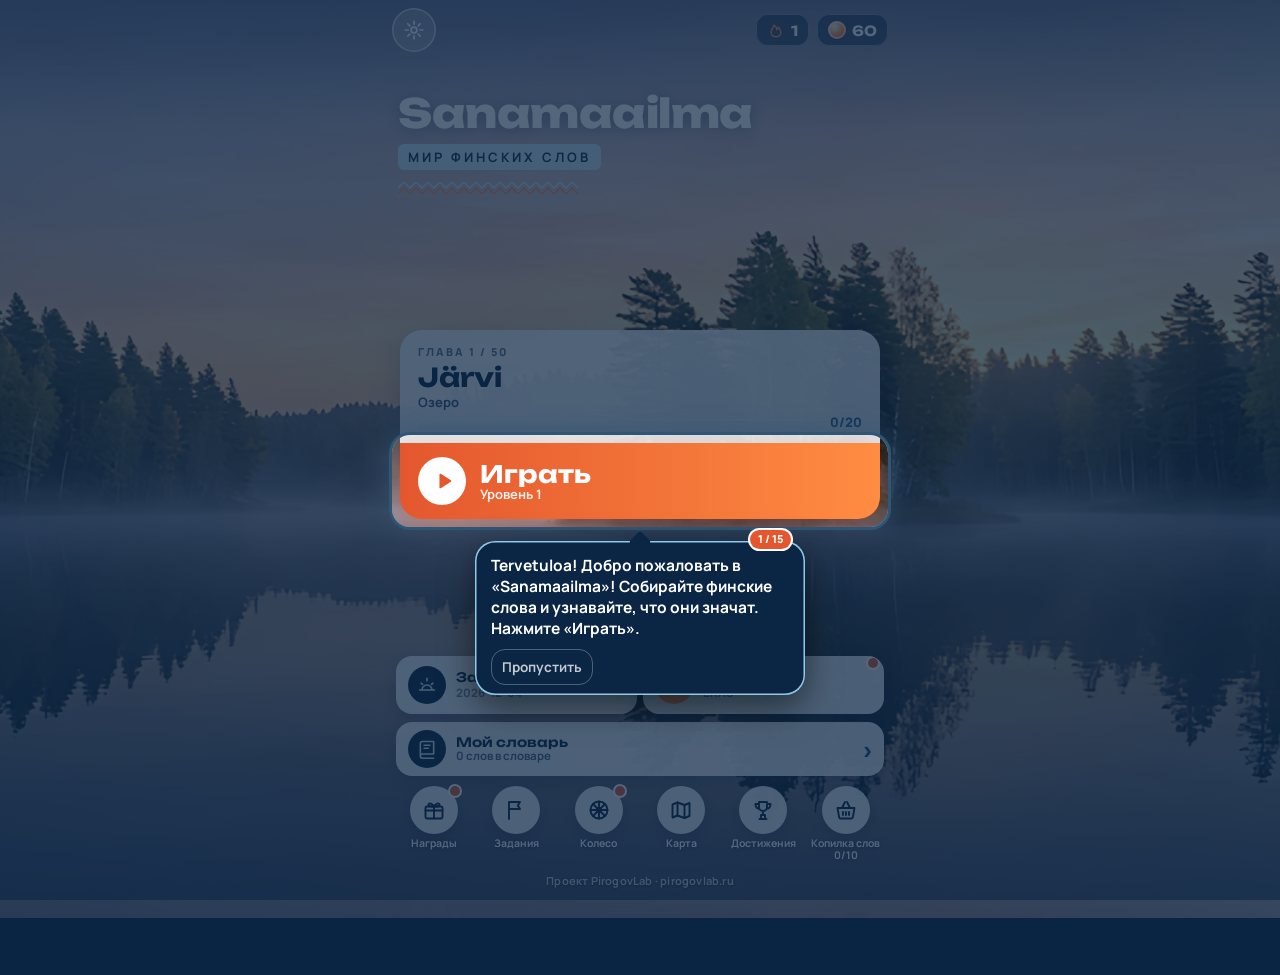
<file: index.html>
<!DOCTYPE html>
<html lang="ru">
<head>
<meta charset="utf-8">
<meta name="author" content="Михаил Пирогов, PirogovLab">
<meta name="viewport" content="width=device-width,initial-scale=1,maximum-scale=1,user-scalable=no,viewport-fit=cover">
<meta name="theme-color" content="#0b2545">
<meta name="description" content="Sanamaailma — словесная головоломка на финском языке с русскими переводами">
<title>Sanamaailma — финские слова</title>
<link rel="icon" href="img/icon.png">
<link rel="stylesheet" href="css/fonts.css?v=20261021a">
<link rel="stylesheet" href="css/style.css?v=20261021a">
</head>
<body>
<div id="bg"></div><div id="bgShade"></div>
<div id="app">
  <!-- HOME -->
  <section id="scrHome" class="screen">
    <div class="topbar">
      <button class="iconbtn" id="hSettings" aria-label="settings" data-ico="gear"></button>
      <button class="iconbtn" id="hMusic" aria-label="music" data-ico="music"></button>
      <div class="pill streak" id="hStreak" data-ico="flame"><b>0</b></div>
      <div class="pill coins" id="hCoins"><i class="coin"></i><b>0</b></div>
    </div>
    <div class="logo">
      <h1 id="tTitle">Sanamaailma</h1>
      <div class="logo-sub" id="tSub">Мир финских слов</div>
      <div class="logo-orn"></div>
    </div>
    <div class="homeMain">
      <div class="chapterline" id="hChapter"></div>
      <button class="playbtn" id="hPlay"><i class="playIc" data-ico="play"></i><span class="pt"><span id="hPlayTxt">Играть</span><small id="hPlayLvl">Уровень 1</small></span></button>
    </div>
    <div class="tiles" id="hTiles"></div>
    <a class="brand" id="hBrand" href="https://pirogovlab.ru" target="_blank" rel="noopener">Проект PirogovLab · pirogovlab.ru</a>
  </section>
  <!-- MAP -->
  <section id="scrMap" class="screen">
    <div class="topbar">
      <button class="iconbtn" id="mBack" aria-label="back" data-ico="back"></button>
      <div class="ttl" id="mTitle">Карта</div>
      <div class="pill coins"><i class="coin"></i><b class="coinsVal">0</b></div>
    </div>
    <div class="maplist" id="mList"></div>
  </section>
  <!-- GAME -->
  <section id="scrGame" class="screen">
    <div class="topbar">
      <button class="iconbtn" id="gBack" aria-label="back" data-ico="back"></button>
      <div class="ttl"><span id="gTitle">Уровень 1</span><small id="gSub"></small></div>
      <div class="pill coins" id="gCoins"><i class="coin"></i><b class="coinsVal">0</b></div>
    </div>
    <div class="prog"><i id="gProg"></i></div>
    <div id="gridWrap"><div id="grid"></div></div>
    <div id="preview"><span id="word"></span></div>
    <div id="bottom">
      <div class="side l">
        <button class="gbtn" id="bShuffle" aria-label="shuffle" data-ico="shuffle"></button>
        <button class="gbtn" id="bJar" aria-label="bonus" data-ico="basket"><span class="badge" id="jarBadge">0</span><svg class="ring" viewBox="0 0 36 36"><circle cx="18" cy="18" r="16" id="jarRing"/></svg></button>
      </div>
      <div id="wheel"><div class="wheelOrn" aria-hidden="true"><div class="ornB"><svg class="ornP" viewBox="-10 -10 20 20" focusable="false"><g fill="none" stroke="currentColor" stroke-width=".55" stroke-linecap="round"><g transform="rotate(0)"><path d="M0 -1.4 V-9"/><path d="M0 -5.2 l-1.8 -1.7 M0 -5.2 l1.8 -1.7 M0 -7.4 l-1.1 -1 M0 -7.4 l1.1 -1"/></g><g transform="rotate(60)"><path d="M0 -1.4 V-9"/><path d="M0 -5.2 l-1.8 -1.7 M0 -5.2 l1.8 -1.7 M0 -7.4 l-1.1 -1 M0 -7.4 l1.1 -1"/></g><g transform="rotate(120)"><path d="M0 -1.4 V-9"/><path d="M0 -5.2 l-1.8 -1.7 M0 -5.2 l1.8 -1.7 M0 -7.4 l-1.1 -1 M0 -7.4 l1.1 -1"/></g><g transform="rotate(180)"><path d="M0 -1.4 V-9"/><path d="M0 -5.2 l-1.8 -1.7 M0 -5.2 l1.8 -1.7 M0 -7.4 l-1.1 -1 M0 -7.4 l1.1 -1"/></g><g transform="rotate(240)"><path d="M0 -1.4 V-9"/><path d="M0 -5.2 l-1.8 -1.7 M0 -5.2 l1.8 -1.7 M0 -7.4 l-1.1 -1 M0 -7.4 l1.1 -1"/></g><g transform="rotate(300)"><path d="M0 -1.4 V-9"/><path d="M0 -5.2 l-1.8 -1.7 M0 -5.2 l1.8 -1.7 M0 -7.4 l-1.1 -1 M0 -7.4 l1.1 -1"/></g><circle r="1.4"/></g></svg></div></div><svg id="lines"></svg></div>
      <div class="side r">
        <button class="gbtn" id="bHint" aria-label="hint" data-ico="bulb"><small><i class="coin"></i><span id="hintCost">25</span></small><span class="badge free" id="freeBadge" hidden>0</span></button>
        <button class="gbtn" id="bWord" aria-label="word" data-ico="target"><small><i class="coin"></i>60</small></button>
        <button class="gbtn ad" id="bAd" aria-label="hint" hidden data-ico="film"></button>
      </div>
    </div>
  </section>
</div>
<div id="modal" class="modal" hidden><div class="sheet" id="sheet"></div></div>
<div id="cardModal" class="modal" hidden><div class="sheet wcard" id="cardSheet"></div></div>
<div id="toast"></div>
<div id="combo"></div>
<div id="fly"></div>
<canvas id="fx"></canvas>
<script>window.BUILD_V='20261021a';</script>
<script src="js/platform.js?v=20261021a"></script>
<script src="js/sound.js?v=20261021a"></script>
<script src="js/tracks.js?v=20261021a"></script>
<script src="js/music.js?v=20261021a"></script>
<script src="js/i18n.js?v=20261021a"></script>
<script src="js/art.js?v=20261021a"></script>
<script src="js/bgimages.js?v=20261021a"></script>
<script src="data/levels.js?v=20261021a"></script>
<script src="js/app.js?v=20261021a"></script>
</body>
</html>
</file>
<file: css/fonts.css>
/* Generated by tools/embed_fonts.py. Manrope, Unbounded: SIL Open Font License 1.1 (fonts/OFL-*.txt). Subset: Latin-1 (ä ö å), Cyrillic. */
@font-face{font-family:"Manrope";src:url([data-uri]) format("woff2");font-weight:200 800;font-display:swap}
@font-face{font-family:"Unbounded";src:url([data-uri]) format("woff2");font-weight:200 900;font-display:swap}
</file>
<file: css/style.css>
:root{--red:#1c9a6c;--red2:#0d6448;--gold:#f2c14e;--gold2:#d9921c;--ink:#10302a;--paper:#fffaf0;--glass:rgba(8,38,34,.55);--glass2:rgba(255,255,255,.12);--line:rgba(255,255,255,.18);--txt:#fff;--ok:#43c46b}
*{box-sizing:border-box;-webkit-tap-highlight-color:transparent;user-select:none;-webkit-user-select:none}
html,body{margin:0;height:100%;overflow:hidden;font-family:"Nunito","Segoe UI",Roboto,"Noto Sans",Arial,sans-serif;color:var(--txt);background:#0f2e2a;touch-action:none}
button{font-family:inherit;color:inherit;cursor:pointer;border:none;background:none}
#bg{position:fixed;inset:0;background-size:cover;background-position:center;transition:opacity .6s;transform:scale(1.04)}
body.photoBg #bgShade{background:linear-gradient(180deg,rgba(4,28,26,.22) 0,rgba(4,28,26,0) 20%,rgba(4,28,26,.05) 50%,rgba(4,28,26,.45) 66%,rgba(4,28,26,.72) 100%)}
#bgShade{position:fixed;inset:0;pointer-events:none;background:linear-gradient(180deg,rgba(4,28,26,.14) 0,rgba(4,28,26,0) 22%,rgba(4,28,26,0) 40%,rgba(4,28,26,.30) 64%,rgba(4,28,26,.58) 100%)}
#app{position:relative;height:100%;max-width:520px;margin:0 auto}
.screen{position:absolute;inset:0;display:flex;flex-direction:column;padding:calc(env(safe-area-inset-top) + 8px) 12px calc(env(safe-area-inset-bottom) + 10px);opacity:0;pointer-events:none;transform:translateY(12px);transition:opacity .35s,transform .35s}
.screen.on{opacity:1;pointer-events:auto;transform:none}
.topbar{display:flex;align-items:center;gap:8px;min-height:44px}
.topbar .ttl{flex:1;text-align:center;font-weight:800;font-size:17px;text-shadow:0 2px 6px rgba(0,0,0,.4);line-height:1.1}
.topbar .ttl small{display:block;font-weight:600;font-size:12px;opacity:.85}
.iconbtn{width:42px;height:42px;border-radius:14px;background:var(--glass);backdrop-filter:blur(8px);-webkit-backdrop-filter:blur(8px);font-size:22px;display:flex;align-items:center;justify-content:center;box-shadow:inset 0 0 0 1px var(--line)}
.pill{background:var(--glass);backdrop-filter:blur(8px);-webkit-backdrop-filter:blur(8px);border-radius:22px;padding:7px 12px;font-weight:800;display:flex;align-items:center;gap:6px;box-shadow:inset 0 0 0 1px var(--line);font-size:15px}
.pill.coins{margin-left:auto}
#scrHome .pill.streak{margin-left:auto}
#scrHome .pill.coins{margin-left:0}
.coin{display:inline-block;width:18px;height:18px;border-radius:50%;background:radial-gradient(circle at 35% 30%,#fff7c4,var(--gold) 45%,var(--gold2) 80%);box-shadow:inset 0 0 0 2px rgba(150,90,0,.55),0 1px 2px rgba(0,0,0,.3);flex:none}
.coin.lg{width:28px;height:28px}
/* HOME */
.logo{text-align:center;margin-top:5vh;position:relative}
.logo h1{margin:0;font-size:52px;font-weight:900;letter-spacing:1px;color:#fff;text-shadow:0 3px 0 var(--red2),0 6px 18px rgba(0,0,0,.45);animation:float 4s ease-in-out infinite}
.logo-sub{font-weight:700;opacity:.95;text-shadow:0 2px 6px rgba(0,0,0,.5)}
.logo-orn{height:18px;margin:0 auto 6px;width:220px;background-repeat:repeat-x;background-size:18px 18px;opacity:.95;filter:drop-shadow(0 2px 2px rgba(0,0,0,.3))}
@keyframes float{50%{transform:translateY(-6px)}}
.homeMain{flex:1;display:flex;flex-direction:column;align-items:center;justify-content:center;gap:10px}
.playbtn{min-width:230px;padding:16px 28px 12px;border-radius:28px;background:linear-gradient(180deg,#ffe07a,var(--gold) 45%,var(--gold2));color:#3b2300;font-weight:900;font-size:28px;box-shadow:0 6px 0 #b86d0c,0 12px 28px rgba(0,0,0,.35);display:flex;flex-direction:column;align-items:center;transition:transform .1s;animation:pulse 2.4s ease-in-out infinite}
.playbtn small{font-size:14px;font-weight:800;opacity:.75}
.playbtn:active{transform:translateY(4px);box-shadow:0 2px 0 #b86d0c}
@keyframes pulse{50%{box-shadow:0 6px 0 #b86d0c,0 12px 40px rgba(248,201,79,.55)}}
.chapterline{font-weight:700;text-shadow:0 2px 6px rgba(0,0,0,.5);font-size:14px;opacity:.95;cursor:pointer}
.tiles{display:grid;grid-template-columns:repeat(4,1fr);gap:8px;padding-bottom:4px}
.tile{position:relative;background:var(--glass);backdrop-filter:blur(10px);-webkit-backdrop-filter:blur(10px);border-radius:18px;padding:10px 4px 8px;display:flex;flex-direction:column;align-items:center;gap:3px;box-shadow:inset 0 0 0 1px var(--line);font-size:11.5px;font-weight:700;line-height:1.1;text-align:center;transition:transform .12s}
.tile:active{transform:scale(.95)}
.tile .ic{font-size:26px;filter:drop-shadow(0 2px 3px rgba(0,0,0,.35))}
.tile.wide{grid-column:span 2;flex-direction:row;justify-content:flex-start;gap:10px;padding:10px 12px;text-align:left;font-size:13px}
.tile.wide .ic{font-size:30px}
.tile.wide b{display:block;font-size:15px}
.tile.wide small{opacity:.8;font-weight:600}
.dot{position:absolute;top:6px;right:8px;width:10px;height:10px;border-radius:50%;background:var(--red);box-shadow:0 0 0 2px rgba(255,255,255,.8);animation:blink 1.6s infinite}
@keyframes blink{50%{transform:scale(1.3)}}
/* MAP */
.maplist{flex:1;overflow-y:auto;padding:8px 2px 20px;display:flex;flex-direction:column;gap:12px;-webkit-overflow-scrolling:touch;touch-action:pan-y}
.chap{position:relative;height:118px;border-radius:22px;overflow:hidden;background-size:cover;background-position:center 60%;box-shadow:0 8px 20px rgba(0,0,0,.3),inset 0 0 0 2px rgba(255,255,255,.25);flex:none;text-align:left}
.chap .in{position:absolute;inset:0;padding:12px 14px;background:linear-gradient(90deg,rgba(4,28,26,.7),rgba(4,28,26,.05));display:flex;flex-direction:column;justify-content:flex-end}
.chap b{font-size:22px;font-weight:900;text-shadow:0 2px 6px rgba(0,0,0,.5)}
.chap small{font-weight:700;opacity:.9}
.chap .bar{height:6px;border-radius:3px;background:rgba(255,255,255,.25);margin-top:6px;overflow:hidden;width:60%}
.chap .bar i{display:block;height:100%;background:linear-gradient(90deg,var(--gold),#ff8a5c)}
.chap.locked{filter:grayscale(.85) brightness(.7)}
.chap.locked:after{content:"🔒";position:absolute;right:58px;bottom:14px;font-size:24px}
.chap .num{position:absolute;right:14px;bottom:12px;font-weight:900;font-size:34px;opacity:.35}
.chap.cur{box-shadow:0 0 0 3px var(--gold),0 8px 24px rgba(248,201,79,.4)}
.lvlgrid{display:grid;grid-template-columns:repeat(4,1fr);gap:10px;margin:12px 0}
.lvl{aspect-ratio:1;border-radius:50%;background:rgba(255,255,255,.14);display:flex;align-items:center;justify-content:center;font-weight:900;font-size:18px;box-shadow:inset 0 0 0 2px rgba(255,255,255,.25)}
.lvl.done{background:linear-gradient(180deg,#7be495,#2fa356);box-shadow:0 3px 0 #1d7a3c}
.lvl.cur{background:linear-gradient(180deg,#ffe07a,var(--gold2));color:#3b2300;box-shadow:0 3px 0 #b86d0c;animation:blink 1.6s infinite}
.lvl.lock{opacity:.45}
/* GAME */
.prog{height:6px;background:rgba(255,255,255,.2);border-radius:3px;margin:6px 4px 0;overflow:hidden}
.prog i{display:block;height:100%;width:0;background:linear-gradient(90deg,var(--gold),#ff7a59);transition:width .45s cubic-bezier(.2,.9,.3,1.2)}
#gridWrap{flex:1 1 auto;display:flex;align-items:center;justify-content:center;min-height:0;padding:10px 0}
#grid{display:grid;gap:4px;filter:drop-shadow(0 6px 12px rgba(0,0,0,.25))}
.cell{border-radius:22%;display:flex;align-items:center;justify-content:center;font-weight:900;text-transform:uppercase;color:var(--ink);position:relative}
.cell.on{background:rgba(6,34,30,.22);box-shadow:inset 0 0 0 1.5px rgba(255,255,255,.6),0 2px 6px rgba(0,0,0,.12);backdrop-filter:blur(5px);-webkit-backdrop-filter:blur(5px)}
.cell.found{background:linear-gradient(180deg,#fffdf6,#ffeec9);box-shadow:0 3px 0 #d9b77a;animation:pop .4s cubic-bezier(.2,.9,.3,1.4)}
.cell.hint{background:linear-gradient(180deg,#fff3c4,#ffd97a);box-shadow:0 3px 0 #c99a3a}
.cell.flash{animation:flash .6s}
@keyframes pop{0%{transform:scale(.3)}100%{transform:scale(1)}}
@keyframes flash{40%{transform:scale(1.15);filter:brightness(1.2) drop-shadow(0 0 8px #ffe066)}}
#preview{height:48px;display:flex;align-items:center;justify-content:center}
#preview span{background:var(--paper);color:var(--ink);font-weight:900;font-size:26px;padding:4px 16px;border-radius:14px;text-transform:uppercase;letter-spacing:3px;box-shadow:0 4px 0 #d9b77a,0 6px 14px rgba(0,0,0,.25);transition:background .2s}
#preview span:empty{display:none}
#preview .bad{animation:shake .35s;background:#ffc2c2}
#preview .dup{background:#cfe3ff}
#preview .good{background:#c9f5d4}
@keyframes shake{25%{transform:translateX(-9px)}75%{transform:translateX(9px)}}
#bottom{position:relative;display:flex;align-items:center;justify-content:center;padding-bottom:8px}
#wheel{position:relative;border-radius:50%;background:radial-gradient(circle at 50% 35%,rgba(255,255,255,.97) 0,rgba(255,251,242,.94) 55%,rgba(246,236,218,.92) 100%);-webkit-backdrop-filter:blur(6px);backdrop-filter:blur(6px);box-shadow:0 10px 30px rgba(0,0,0,.35),inset 0 0 0 3px rgba(28,154,108,.85),inset 0 2px 14px rgba(255,255,255,.9),inset 0 -6px 18px rgba(150,110,60,.12)}
.wheelOrn{position:absolute;inset:12%;pointer-events:none;color:#0f7a55;opacity:.24;animation:ornSpin 80s linear infinite;will-change:transform}
.wheelOrn .ornB{width:100%;height:100%;animation:ornBreath 9s ease-in-out infinite}
#wheel .wheelOrn svg{position:static;display:block;width:100%;height:100%;overflow:visible;opacity:.5}
.wheelOrn .ornP.pulse{animation:ornPulse 1.1s ease-out}
@keyframes ornSpin{to{transform:rotate(360deg)}}
@keyframes ornBreath{0%,100%{transform:scale(.96);opacity:.8}50%{transform:scale(1.02);opacity:1}}
@keyframes ornPulse{0%{transform:scale(1);opacity:.5}30%{transform:scale(1.05);opacity:1}100%{transform:scale(1);opacity:.5}}
body.hiddenTab .wheelOrn,body.hiddenTab .wheelOrn .ornB{animation-play-state:paused}
@media (prefers-reduced-motion:reduce){.wheelOrn,.wheelOrn .ornB,.wheelOrn .ornP.pulse{animation:none}}
#wheel svg{position:absolute;inset:0;pointer-events:none;overflow:visible}
.let{position:absolute;width:24%;height:24%;margin:-12% 0 0 -12%;border-radius:50%;display:flex;align-items:center;justify-content:center;font-weight:900;color:var(--ink);text-transform:uppercase;transition:transform .15s,background .15s,color .15s}
.let.sel{background:radial-gradient(circle at 40% 35%,#ff6b74,var(--red) 60%,var(--red2));color:#fff;transform:scale(1.12);box-shadow:0 4px 10px rgba(158,31,43,.45)}
.let.in{animation:letin .45s cubic-bezier(.2,.9,.3,1.4) both}
@keyframes letin{from{transform:scale(0) rotate(-90deg);opacity:0}}
.side{position:absolute;bottom:14px;display:flex;flex-direction:column;gap:12px}
.side.l{left:0}.side.r{right:0}
.gbtn{position:relative;width:54px;height:54px;border-radius:18px;background:var(--glass);backdrop-filter:blur(8px);-webkit-backdrop-filter:blur(8px);font-size:24px;display:flex;flex-direction:column;align-items:center;justify-content:center;box-shadow:inset 0 0 0 1px var(--line),0 4px 12px rgba(0,0,0,.25);transition:transform .1s}
.gbtn:active{transform:scale(.9)}
.gbtn small{font-size:10px;display:flex;align-items:center;gap:2px;font-weight:800}
.gbtn small .coin{width:10px;height:10px}
.gbtn.ad{background:linear-gradient(180deg,#7ad0ff,#2f86d6)}
.badge{position:absolute;top:-5px;right:-5px;background:var(--red);font-size:11px;border-radius:10px;padding:1px 6px;font-weight:900;box-shadow:0 0 0 2px #fff}
.badge.free{background:var(--ok)}
.ring{position:absolute;inset:-3px;width:60px;height:60px;transform:rotate(-90deg);pointer-events:none}
.ring circle{fill:none;stroke:var(--gold);stroke-width:2.5;stroke-dasharray:100.5;stroke-dashoffset:100.5;transition:stroke-dashoffset .4s;stroke-linecap:round}
/* overlays */
.modal{position:fixed;inset:0;z-index:20;background:rgba(8,6,28,.6);backdrop-filter:blur(4px);-webkit-backdrop-filter:blur(4px);display:flex;align-items:flex-end;justify-content:center;animation:fade .25s}
.modal[hidden]{display:none}
@keyframes fade{from{opacity:0}}
.sheet{position:relative;width:100%;max-width:520px;max-height:88%;overflow-y:auto;background:linear-gradient(170deg,rgba(14,92,74,.97),rgba(10,58,66,.97));border-radius:26px 26px 0 0;padding:18px 16px calc(env(safe-area-inset-bottom) + 16px);box-shadow:0 -10px 40px rgba(0,0,0,.5);animation:up .35s cubic-bezier(.2,.9,.3,1.1);touch-action:pan-y;-webkit-overflow-scrolling:touch}
.sheet:before{content:"";position:absolute;left:0;right:0;top:0;height:10px;background-repeat:repeat-x;background-size:10px 10px;opacity:.8;border-radius:26px 26px 0 0;background-image:var(--orn)}
.modal.center{align-items:center;padding:14px}
.modal.center .sheet{border-radius:26px;text-align:center}
@keyframes up{from{transform:translateY(60px);opacity:0}}
.sheet h2{margin:6px 0 4px;font-size:24px;font-weight:900;color:var(--gold);text-align:center}
.sheet .sub{text-align:center;opacity:.85;font-size:13.5px;margin-bottom:10px}
.sheet .x{position:absolute;right:10px;top:12px;width:36px;height:36px;border-radius:12px;background:rgba(255,255,255,.12);font-size:20px}
.big{background:linear-gradient(180deg,#ffe07a,var(--gold) 45%,var(--gold2));color:#3b2300;font-weight:900;font-size:18px;padding:12px 26px;border-radius:24px;box-shadow:0 4px 0 #b86d0c;margin:8px 4px;min-width:150px}
.big:disabled{filter:grayscale(1);opacity:.6}
.big.green{background:linear-gradient(180deg,#8ff0a8,#2fa356);color:#05351a;box-shadow:0 4px 0 #1d7a3c}
.ghost{color:#fff;border:1px solid rgba(255,255,255,.4);font-size:14px;padding:8px 16px;border-radius:18px;margin:4px}
.list{list-style:none;padding:0;margin:8px 0;text-align:left}
.list li{padding:9px 6px;border-bottom:1px solid rgba(255,255,255,.1);font-size:14.5px;display:flex;align-items:center;gap:8px;cursor:pointer}
.list li b{text-transform:uppercase;color:#fff3c4;letter-spacing:.5px}
.list li .gl{opacity:.9;flex:1}
.en{opacity:.6;font-style:italic}
/* daily calendar */
.cal{display:grid;grid-template-columns:repeat(4,1fr);gap:8px;margin:10px 0}
.cal .d{border-radius:16px;padding:10px 4px;background:rgba(255,255,255,.1);text-align:center;font-weight:800;font-size:12px;display:flex;flex-direction:column;align-items:center;gap:4px;box-shadow:inset 0 0 0 1px var(--line)}
.cal .d.got{background:linear-gradient(180deg,#7be495,#2fa356)}
.cal .d.today{background:linear-gradient(180deg,#ffe07a,var(--gold2));color:#3b2300;animation:blink 1.6s infinite}
.cal .d.chest{grid-column:span 2}
.cal .d .ic{font-size:24px}
/* quests / achievements */
.q{display:flex;align-items:center;gap:10px;background:rgba(255,255,255,.08);border-radius:16px;padding:10px 12px;margin:8px 0;text-align:left}
.q .ic{font-size:26px}
.q .t{flex:1;font-weight:700;font-size:14px}
.q .pb{height:6px;border-radius:3px;background:rgba(255,255,255,.2);margin-top:5px;overflow:hidden}
.q .pb i{display:block;height:100%;background:linear-gradient(90deg,var(--gold),#ff8a5c)}
.q .r{font-weight:800;font-size:13px;display:flex;align-items:center;gap:3px}
.q button{padding:8px 12px;border-radius:14px;font-weight:900;background:linear-gradient(180deg,#8ff0a8,#2fa356);color:#05351a;font-size:13px}
.q.done{opacity:.55}
.ach{display:grid;grid-template-columns:repeat(3,1fr);gap:8px}
.ach .a{background:rgba(255,255,255,.08);border-radius:16px;padding:10px 4px;text-align:center;font-size:11.5px;font-weight:700}
.ach .a .ic{font-size:30px;display:block;filter:grayscale(1);opacity:.4}
.ach .a.got .ic{filter:none;opacity:1;animation:pop .5s}
.ach .a.got{background:linear-gradient(180deg,rgba(248,201,79,.35),rgba(248,201,79,.1))}
/* spin */
.spinwrap{position:relative;width:284px;height:284px;margin:16px auto 12px}
.spinGlow{position:absolute;inset:-14px;border-radius:50%;background:radial-gradient(circle,rgba(248,201,79,.35),rgba(248,201,79,0) 70%);pointer-events:none}
.spinDisk{position:absolute;inset:0;width:100%;height:100%;will-change:transform;backface-visibility:hidden;filter:drop-shadow(0 10px 18px rgba(0,0,0,.45))}
.spinDisk .bulb{fill:#fff3b0}
.spinDisk .bulb.b1{animation:bulb 1.2s steps(1) infinite}.spinDisk .bulb.b2{animation:bulb 1.2s steps(1) infinite .6s}
body.spinning .spinDisk .bulb.b1,body.spinning .spinDisk .bulb.b2{animation-duration:.3s}
@keyframes bulb{0%{fill:#fff3b0}50%{fill:#b8862a}}
#spinWin.win{animation:winsec 1s ease-in-out 3}
@keyframes winsec{0%,100%{opacity:0}50%{opacity:.45}}
.spinwrap .ptr{position:absolute;left:50%;top:-18px;width:34px;height:44px;margin-left:-17px;transform-origin:50% 30%;filter:drop-shadow(0 3px 3px rgba(0,0,0,.45));z-index:2}
.spinwrap .ptr.tick{animation:tick .14s ease-out}
@keyframes tick{0%{transform:rotate(0)}35%{transform:rotate(-16deg)}100%{transform:rotate(0)}}
.spinPrize{position:absolute;left:50%;top:50%;transform:translate(-50%,-50%);min-width:130px;padding:12px 18px;border-radius:22px;text-align:center;background:rgba(8,48,42,.88);-webkit-backdrop-filter:blur(8px);backdrop-filter:blur(8px);box-shadow:0 0 0 3px #f8c94f,0 12px 30px rgba(0,0,0,.5);animation:prizepop .5s cubic-bezier(.2,.9,.3,1.4);z-index:3}
@keyframes prizepop{0%{transform:translate(-50%,-50%) scale(.3);opacity:0}100%{transform:translate(-50%,-50%) scale(1);opacity:1}}
.spinPrize .pi{font-size:34px;line-height:1}.spinPrize .pi .coin.lg{width:40px;height:40px}
.spinPrize b{display:block;font-size:36px;font-weight:900;color:#ffe07a;text-shadow:0 2px 6px rgba(0,0,0,.5)}
.spinPrize small{font-weight:800;opacity:.9}
/* card */
.wcard h2{text-transform:none;text-align:left;font-size:30px;margin:0}
.wcard .meta{font-size:12px;opacity:.75;margin-bottom:6px}
.sense{margin:8px 0 3px;font-size:15px;line-height:1.35}
.sense .lab{font-style:italic;opacity:.7;font-size:13px}
.sense .num{color:var(--gold);font-weight:800;margin-right:4px}
.ex{margin:3px 0 4px 12px;font-size:13px;line-height:1.3;border-left:2px solid rgba(248,201,79,.45);padding-left:8px}
.ex i{display:block;color:#fff3c4}
.ex span{display:block;opacity:.85}
.ex small{opacity:.55}
.xtra{font-size:13px;margin-top:8px}
.xtra b{color:var(--gold);font-weight:700}
.csrc{font-size:11px;opacity:.55;margin-top:12px}
.homn{font-size:12px;color:#ffb3b3;margin-top:10px;font-weight:800}
.wotdbig{font-size:44px;font-weight:900;color:#fff;text-shadow:0 3px 0 var(--red2);margin:4px 0}
/* collection */
.coll input{width:100%;padding:10px 14px;border-radius:14px;border:none;font-size:16px;background:rgba(255,255,255,.15);color:#fff;outline:none;user-select:text;-webkit-user-select:text}
.coll input::placeholder{color:rgba(255,255,255,.6)}
.letters{display:flex;flex-wrap:wrap;gap:4px;margin:8px 0}
.letters button{min-width:28px;padding:4px 6px;border-radius:9px;background:rgba(255,255,255,.12);font-weight:800;text-transform:uppercase;font-size:13px}
.letters button.on{background:var(--gold);color:#3b2300}
.stat{display:flex;justify-content:center;gap:16px;margin:6px 0 4px;font-weight:800}
.stat div{text-align:center}.stat small{display:block;font-weight:600;opacity:.75;font-size:11px}
/* settings */
.row{display:flex;align-items:center;justify-content:space-between;padding:12px 4px;border-bottom:1px solid rgba(255,255,255,.1);font-weight:700}
.sw{width:52px;height:30px;border-radius:15px;background:rgba(255,255,255,.25);position:relative;transition:background .2s}
.sw:after{content:"";position:absolute;top:3px;left:3px;width:24px;height:24px;border-radius:50%;background:#fff;transition:left .2s}
.sw.on{background:var(--ok)}.sw.on:after{left:25px}
.seg{display:flex;background:rgba(255,255,255,.15);border-radius:14px;padding:3px}
.seg button{padding:6px 12px;border-radius:11px;font-weight:800}
.seg button.on{background:var(--gold);color:#3b2300}
.about{font-size:12px;opacity:.75;margin-top:12px;line-height:1.4}
/* toast, combo, fx */
#toast{position:fixed;left:50%;top:calc(env(safe-area-inset-top) + 62px);transform:translate(-50%,-14px) scale(.96);background:rgba(4,26,24,.26);-webkit-backdrop-filter:blur(9px) saturate(1.5);backdrop-filter:blur(9px) saturate(1.5);border:1px solid rgba(255,255,255,.28);padding:5px 12px 6px;border-radius:14px;max-width:76%;text-align:center;opacity:0;transition:opacity .25s,transform .25s;pointer-events:none;z-index:15;box-shadow:0 4px 14px rgba(0,0,0,.18);text-shadow:0 1px 2px rgba(0,0,0,.85),0 0 8px rgba(0,0,0,.45)}
#toast.show{opacity:1;transform:translate(-50%,0) scale(1)}
#toast b{font-size:17px;text-transform:uppercase;color:#ffe07a;letter-spacing:1px}
#toast div{font-size:13px;line-height:1.3;margin-top:1px;color:#fff;display:-webkit-box;-webkit-line-clamp:2;-webkit-box-orient:vertical;overflow:hidden}
#toast .en{color:#e6e6ff}
#toast .more{display:inline-block;font-size:11px;font-weight:800;color:#3b2300;text-shadow:none;background:rgba(255,224,122,.88);border-radius:10px;padding:2px 9px;margin-top:4px;pointer-events:auto;cursor:pointer;-webkit-line-clamp:unset}
#combo{position:fixed;left:50%;top:40%;transform:translate(-50%,-50%) scale(0);font-weight:900;font-size:40px;color:var(--gold);text-shadow:0 3px 0 var(--red2),0 0 20px rgba(248,201,79,.6);pointer-events:none;z-index:16}
#combo.show{animation:comboA 1s ease-out}
@keyframes comboA{0%{transform:translate(-50%,-50%) scale(0) rotate(-10deg);opacity:1}30%{transform:translate(-50%,-50%) scale(1.2) rotate(3deg)}100%{transform:translate(-50%,-90%) scale(1);opacity:0}}
#fly{position:fixed;inset:0;pointer-events:none;z-index:17}
.flyl{position:fixed;display:flex;align-items:center;justify-content:center;font-weight:900;text-transform:uppercase;color:var(--ink);background:var(--paper);border-radius:22%;box-shadow:0 4px 10px rgba(0,0,0,.3)}
.flyc{position:fixed;width:20px;height:20px}
#fx{position:fixed;inset:0;pointer-events:none;z-index:18;width:100%;height:100%}

#cardModal{z-index:22}
#cardModal .sheet{max-height:80%}
#spinSvg{width:100%;height:100%;transition:transform 4s cubic-bezier(.17,.67,.2,1)}


.cardBtns{display:flex;gap:10px;justify-content:center;flex-wrap:wrap;margin-top:8px}
.cardBtns .big{min-width:0;padding-left:20px;padding-right:20px}
.big.blue{background:linear-gradient(180deg,#7cc8ff,#3b8fe0);box-shadow:0 5px 0 #23619e;color:#fff}

.brand{display:block;text-align:center;font-size:11px;font-weight:700;color:rgba(255,255,255,.62);text-decoration:none;padding:6px 0 calc(env(safe-area-inset-bottom) + 2px);letter-spacing:.2px;text-shadow:0 1px 2px rgba(0,0,0,.5)}
.credits p{margin:6px 0}.credits ul{margin:4px 0 6px;padding-left:18px}.credits li{margin:3px 0}.credits a{color:#ffe07a}

#hMusic.off{opacity:.6}
.row input[type=range]{width:46%;accent-color:#f8c94f}
/* ---- tutorial coach marks */
#tut{position:fixed;inset:0;z-index:40;pointer-events:none}
#tut[hidden]{display:none}
#tut .tutB{position:fixed;pointer-events:auto;background:transparent;touch-action:none}
#tut .tutHole{position:fixed;pointer-events:none;box-shadow:0 0 0 200vmax rgba(4,26,24,.68),0 0 0 3px rgba(248,201,79,.95),0 0 22px 6px rgba(248,201,79,.45);transition:left .25s,top .25s,width .25s,height .25s;animation:tutGlow 1.8s ease-in-out infinite}
#tut .tutHole[hidden]{display:none}
#tut.noHole .tutB[data-b="t"]{background:rgba(4,26,24,.68)}
@keyframes tutGlow{50%{box-shadow:0 0 0 200vmax rgba(4,26,24,.68),0 0 0 3px rgba(255,224,122,1),0 0 30px 10px rgba(248,201,79,.6)}}
#tut .tutPath{position:fixed;inset:0;width:100%;height:100%;pointer-events:none;overflow:visible}
#tut .tutPath path{fill:none;stroke:rgba(248,201,79,.85);stroke-width:7;stroke-linecap:round;stroke-linejoin:round;stroke-dasharray:2 14;animation:tutDash 1s linear infinite}
@keyframes tutDash{to{stroke-dashoffset:-16}}
#tut .tutFinger{position:fixed;left:0;top:0;width:0;height:0;pointer-events:none;opacity:0}
#tut .tutFinger[hidden]{display:none}
#tut .tutFinger i{position:absolute;left:-17px;top:-17px;width:34px;height:34px;border-radius:50%;background:rgba(255,255,255,.55);box-shadow:0 0 0 3px rgba(248,201,79,.9);animation:tutTap 1s ease-in-out infinite}
#tut .tutFinger b{position:absolute;left:-14px;top:-4px;font-size:40px;line-height:1;filter:drop-shadow(0 3px 4px rgba(0,0,0,.45))}
@keyframes tutTap{50%{transform:scale(.8)}}
#tut .tutTip{position:fixed;pointer-events:auto;width:min(330px,calc(100vw - 24px));background:linear-gradient(170deg,rgba(14,92,74,.98),rgba(10,58,66,.98));border-radius:20px;padding:14px 16px 10px;box-shadow:0 12px 34px rgba(0,0,0,.5),inset 0 0 0 1.5px rgba(255,255,255,.18);font-size:15.5px;line-height:1.35;font-weight:700;color:#fff;animation:tutIn .3s cubic-bezier(.2,.9,.3,1.2)}
@keyframes tutIn{from{opacity:0;transform:translateY(8px) scale(.97)}}
#tut .tutTip:after{content:"";position:absolute;width:16px;height:16px;background:inherit;transform:rotate(45deg);border-radius:3px}
#tut .tutTip.below:after{top:-7px;left:calc(var(--ax) - 8px);background:rgba(14,92,74,.98)}
#tut .tutTip.above:after{bottom:-7px;left:calc(var(--ax) - 8px);background:rgba(10,58,66,.98)}
#tut .tutTip.right:after{left:-7px;top:calc(var(--ay) - 8px);background:rgba(16,84,70,.98)}
#tut .tutTip.left:after{right:-7px;top:calc(var(--ay) - 8px);background:rgba(18,96,78,.98)}
#tut .tutTip.mid:after{display:none}
#tut .tutBtns{display:flex;justify-content:space-between;align-items:center;margin-top:10px;gap:8px}
#tut .tutSkip{color:rgba(255,255,255,.75);font-size:13.5px;font-weight:700;padding:8px 10px;border-radius:14px;border:1px solid rgba(255,255,255,.28)}
#tut .tutNext{margin-left:auto;background:linear-gradient(180deg,#ffe07a,var(--gold) 45%,var(--gold2));color:#3b2300;font-weight:900;font-size:15px;padding:9px 18px;border-radius:18px;box-shadow:0 3px 0 #b86d0c}
#tut .tutNext[hidden]{display:none}
#tut .tutN{position:absolute;right:14px;top:-11px;background:var(--red);font-size:11px;font-weight:900;padding:2px 8px;border-radius:10px;box-shadow:0 0 0 2px #fff}
@media (prefers-reduced-motion:reduce){#tut .tutHole,#tut .tutPath path,#tut .tutFinger i{animation:none}}
/* ---- ad simulation (plain web test site with ?adsim=1 only) */
.adSim{position:fixed;inset:0;z-index:90;background:rgba(0,0,0,.88);display:flex;align-items:center;justify-content:center}
.adSim>div{position:relative;background:#fff;color:#222;border-radius:18px;padding:28px 34px;text-align:center;font-weight:800}
.adSim small{display:block;font-weight:600;opacity:.7;margin-top:6px}
.adSim button{position:absolute;right:6px;top:4px;font-size:18px;color:#555}
#adSimBanner{position:fixed;left:0;right:0;bottom:0;height:50px;z-index:30;background:repeating-linear-gradient(45deg,#ececec 0 12px,#dcdcdc 12px 24px);color:#555;font:700 13px/50px system-ui,sans-serif;text-align:center}
html.withBanner #app{height:calc(100% - 50px)}
#webAdBanner{position:fixed;left:0;right:0;bottom:0;height:50px;z-index:30;overflow:hidden;display:flex;justify-content:center;align-items:center;background:rgba(0,0,0,.25)}
/* ---- phone landscape (low height): two columns so nothing overlaps or falls off-screen */
@media (orientation:landscape) and (max-height:540px){
  #app{max-width:940px}
  #scrHome{display:grid;grid-template-columns:minmax(0,1fr) minmax(0,1.1fr);grid-template-areas:"top top" "logo tiles" "main tiles" "brand tiles";grid-template-rows:auto auto 1fr auto;column-gap:16px}
  #scrHome .topbar{grid-area:top}
  #scrHome .logo{grid-area:logo;margin-top:2px}
  #scrHome .logo h1{font-size:36px}
  #scrHome .logo-orn{margin-bottom:2px}
  #scrHome .homeMain{grid-area:main;gap:6px}
  #scrHome .playbtn{min-width:200px;padding:10px 22px 8px;font-size:23px}
  #scrHome .tiles{grid-area:tiles;align-self:center}
  #scrHome .tile{padding:7px 4px 6px}
  #scrHome .tile .ic{font-size:22px}
  #scrHome .brand{grid-area:brand}
  #scrGame{display:grid;grid-template-columns:minmax(0,1fr) minmax(300px,42%);grid-template-areas:"top top" "prog prog" "grid preview" "grid bottom";grid-template-rows:auto auto 1fr auto;column-gap:10px}
  #scrGame .topbar{grid-area:top}
  #scrGame .prog{grid-area:prog}
  #gridWrap{grid-area:grid;padding:6px 0}
  #preview{grid-area:preview;align-self:end;height:42px}
  #bottom{grid-area:bottom;padding-bottom:2px}
  .side{bottom:4px;gap:8px}
  .gbtn{width:50px;height:50px}
}

/* ===================== Sanamaailma — Nordic style =====================
   deep navy · ice blue · snow white · spruce green; warm accents: rowan / cloudberry orange.
   Fonts: Manrope (text) + Unbounded (titles, tiles, letters), both SIL OFL, bundled in fonts/ (Latin + ä ö å + Cyrillic). */
:root{--navy:#0b2545;--navy2:#13315c;--blue:#1d4e89;--ice:#8ecae6;--ice2:#cfe8f3;--snow:#f4f8fb;--spruce:#1f5f4a;--rowan:#e4572e;--berry:#ff8c42;
  --red:#e4572e;--red2:#b23a1c;--gold:#ff8c42;--gold2:#e4572e;--ink:#0b2545;--paper:#f4f8fb;--ok:#2bb37a;
  --glass:rgba(11,37,69,.42);--line:rgba(207,232,243,.55);--H:"Unbounded","Manrope",system-ui,sans-serif}
html,body{font-family:"Manrope","Segoe UI",Roboto,"Noto Sans",Arial,sans-serif;background:var(--navy)}
#bgShade{background:linear-gradient(180deg,rgba(11,37,69,.10) 0,rgba(11,37,69,0) 25%,rgba(11,37,69,0) 45%,rgba(11,37,69,.35) 70%,rgba(11,37,69,.65) 100%)}
.ico{width:24px;height:24px;display:block}
/* top bar: round frosted buttons */
.iconbtn{width:44px;height:44px;border-radius:50%;background:rgba(244,248,251,.22);box-shadow:inset 0 0 0 1.5px rgba(255,255,255,.55);color:#fff}
.iconbtn .ico{width:22px;height:22px}
.pill{border-radius:12px;background:rgba(11,37,69,.55);box-shadow:inset 0 0 0 1px rgba(207,232,243,.4);font-family:var(--H);font-weight:600;font-size:14px;padding:7px 11px}
.pill .ico{width:18px;height:18px;color:var(--berry)}
.coin{background:radial-gradient(circle at 35% 30%,#fff3e0,var(--berry) 50%,var(--rowan) 90%);box-shadow:inset 0 0 0 2px rgba(255,255,255,.55),0 1px 2px rgba(0,0,0,.3)}
/* HOME: left-aligned wordmark, chapter card with play, light cards + round dock */
.logo{text-align:left;margin:4vh 6px 0}
.logo h1{font-family:var(--H);font-weight:800;font-size:40px;letter-spacing:-.5px;color:#fff;text-shadow:0 2px 14px rgba(11,37,69,.35);animation:none}
.logo-sub{font-weight:700;font-size:13px;letter-spacing:3px;text-transform:uppercase;color:var(--navy);background:var(--ice2);display:inline-block;padding:4px 10px;border-radius:6px;margin-top:6px;text-shadow:none}
.logo-orn{width:180px;height:12px;margin:12px 0 0;background-image:var(--band)!important;background-size:48px 12px;opacity:.9;filter:none}
.homeMain{flex:1;justify-content:center;align-items:stretch;gap:0;padding:0 8px}
.chapterline{display:grid;grid-template-columns:1fr auto;align-items:end;gap:2px 10px;background:rgba(244,248,251,.9);color:var(--navy);border-radius:22px 22px 0 0;padding:14px 18px 12px;text-shadow:none;box-shadow:0 10px 30px rgba(11,37,69,.25);opacity:1;font-size:13px}
.chapterline small{grid-column:1/3;font-weight:800;letter-spacing:2px;text-transform:uppercase;color:#5b7088;font-size:11px}
.chapterline b{font-family:var(--H);font-size:26px;font-weight:700}
.chapterline span{grid-column:1/3;font-weight:700;color:#3a5470;margin-top:-2px}
.chapterline .cbar{grid-column:1;height:6px;border-radius:3px;background:#dbe7ef;overflow:hidden;margin-top:6px}
.chapterline .cbar i{display:block;height:100%;background:linear-gradient(90deg,var(--ice),var(--blue))}
.chapterline em{font-style:normal;font-weight:800;color:var(--blue)}
.playbtn{min-width:0;width:100%;border-radius:0 0 22px 22px;background:linear-gradient(90deg,var(--rowan),var(--berry));color:#fff;font-family:var(--H);font-weight:700;font-size:24px;padding:14px 18px;
  flex-direction:row;justify-content:flex-start;gap:14px;box-shadow:0 10px 30px rgba(228,87,46,.35);animation:none;position:relative;overflow:hidden;text-align:left}
.playbtn .pt{display:flex;flex-direction:column;line-height:1.1}
.playbtn small{font-family:"Manrope",sans-serif;font-size:13px;font-weight:700;opacity:.9}
.playbtn .playIc{width:48px;height:48px;border-radius:50%;background:#fff;color:var(--rowan);display:flex;align-items:center;justify-content:center;flex:none}
.playbtn .playIc .ico{width:22px;height:22px;margin-left:3px}
.playbtn:after{content:"";position:absolute;top:0;bottom:0;width:40%;left:-50%;background:linear-gradient(90deg,transparent,rgba(255,255,255,.35),transparent);transform:skewX(-20deg);animation:sheen 3.6s ease-in-out infinite}
@keyframes sheen{0%,55%{left:-50%}100%{left:130%}}
.playbtn:active{transform:scale(.98);box-shadow:0 4px 14px rgba(228,87,46,.35)}
.tiles{grid-template-columns:repeat(6,1fr);gap:8px 6px;padding:0 4px 4px}
.tile{background:none;box-shadow:none;backdrop-filter:none;-webkit-backdrop-filter:none;padding:2px 0;font-size:11px;font-weight:700;color:#fff;text-shadow:0 1px 4px rgba(11,37,69,.7);outline:none}
.tile .ic{width:48px;height:48px;border-radius:50%;background:rgba(244,248,251,.92);color:var(--navy);display:flex;align-items:center;justify-content:center;box-shadow:0 4px 12px rgba(11,37,69,.3);filter:none;font-size:0}
.tile .ic .ico{width:24px;height:24px}
.tile.wide,.tile.bar{grid-column:span 3;flex-direction:row;background:rgba(244,248,251,.92);color:var(--navy);text-shadow:none;border-radius:16px;padding:10px 12px;gap:10px;box-shadow:0 6px 16px rgba(11,37,69,.25);text-align:left;justify-content:flex-start}
.tile.bar{grid-column:span 6;padding:8px 12px}
.tile.wide .ic,.tile.bar .ic{width:38px;height:38px;background:var(--navy);color:var(--ice2);box-shadow:none;flex:none}
.tile.wide .ic .ico,.tile.bar .ic .ico{width:20px;height:20px}
.tile.wide b,.tile.bar b{display:block;font-family:var(--H);font-weight:600;font-size:13px}
.tile.wide small,.tile.bar small{color:#4b6580;font-weight:700;font-size:11.5px}
.tile.bar .go{margin-left:auto;font-size:26px;color:var(--blue);font-weight:800}
.tile.wide:nth-child(2) .ic{background:var(--berry);color:#fff}
.dot{background:var(--rowan);box-shadow:0 0 0 2px #fff;top:2px;right:6px}
.tile:not(.wide):not(.bar) .dot{right:calc(50% - 26px)}
.brand{color:rgba(244,248,251,.75)}
/* MAP: postcards in two columns */
.maplist{display:grid;grid-template-columns:1fr 1fr;gap:14px 12px;align-content:start;padding:10px 4px 24px}
.chap{height:168px;border-radius:6px;background-size:cover;background-position:center 62%;box-shadow:0 0 0 5px #fff,0 10px 22px rgba(11,37,69,.35);margin:5px;transform:rotate(var(--tilt,0deg));transition:transform .2s}
.chap:nth-child(4n+1){--tilt:-1.2deg}.chap:nth-child(4n+2){--tilt:1deg}.chap:nth-child(4n+3){--tilt:.8deg}.chap:nth-child(4n){--tilt:-.8deg}
.chap:active{transform:scale(.97)}
.chap .in{inset:auto 0 0 0;padding:8px 10px 8px;background:#fff;color:var(--navy);display:block;border-radius:0}
.chap b{font-family:var(--H);font-weight:700;font-size:15px;text-shadow:none;display:block}
.chap small{font-size:11px;color:#4b6580;display:block;line-height:1.2}
.chap .bar{width:100%;height:4px;margin-top:5px;background:#e3ecf2}
.chap .bar i{background:linear-gradient(90deg,var(--ice),var(--blue))}
.chap .num{right:8px;top:6px;bottom:auto;font-family:var(--H);font-size:16px;opacity:1;color:#fff;background:rgba(11,37,69,.6);border-radius:50%;width:30px;height:30px;line-height:30px;text-align:center}
.chap.cur{box-shadow:0 0 0 5px #fff,0 0 0 9px var(--berry),0 10px 26px rgba(11,37,69,.4)}
.chap.locked{filter:grayscale(.7) brightness(.85)}
.chap.locked:after{content:"";right:auto;left:10px;top:10px;bottom:auto;width:26px;height:26px;border-radius:50%;background:rgba(11,37,69,.65) url("data:image/svg+xml,%3Csvg xmlns='http://www.w3.org/2000/svg' viewBox='0 0 24 24' fill='none' stroke='white' stroke-width='2.2'%3E%3Crect x='6' y='11' width='12' height='9' rx='2'/%3E%3Cpath d='M9 11V8a3 3 0 0 1 6 0v3'/%3E%3C/svg%3E") center/16px no-repeat}
.lvl{border-radius:10px;background:#e8f0f5;color:var(--navy);box-shadow:none;font-family:var(--H);font-weight:600;font-size:16px}
.lvl.done{background:var(--navy);color:#fff;box-shadow:none}
.lvl.cur{background:linear-gradient(135deg,var(--rowan),var(--berry));color:#fff;box-shadow:0 4px 12px rgba(228,87,46,.4);animation:none}
/* GAME */
.topbar .ttl{font-family:var(--H);font-weight:600;font-size:16px}
.topbar .ttl small{font-family:"Manrope",sans-serif;font-weight:700}
.prog{height:4px;background:rgba(255,255,255,.3)}
.prog i{background:linear-gradient(90deg,var(--ice2),var(--berry))}
#grid{filter:none;padding:8px;border-radius:14px;background:rgba(11,37,69,.28);box-shadow:inset 0 0 0 1px rgba(207,232,243,.35);backdrop-filter:blur(8px);-webkit-backdrop-filter:blur(8px);gap:5px;perspective:600px}
.cell{border-radius:5px;font-family:var(--H);font-weight:700;line-height:1}
.cell.on{background:rgba(244,248,251,.22);box-shadow:inset 0 0 0 1.5px rgba(244,248,251,.85)}
.cell.on.found,.cell.found{background:var(--snow);color:var(--navy);box-shadow:0 2px 0 var(--ice),0 4px 10px rgba(11,37,69,.3);animation:flip .5s cubic-bezier(.3,.7,.3,1.2) both;text-shadow:none}
.cell.on.hint,.cell.hint{background:var(--ice);color:var(--navy);box-shadow:0 2px 0 #5aa6c9;animation:none}
@keyframes flip{0%{transform:rotateX(90deg);background:var(--berry)}60%{transform:rotateX(-12deg)}100%{transform:none}}
.cell.on.found.flash,.cell.flash{animation:frost .6s}
@keyframes frost{40%{transform:translateY(-4px);box-shadow:0 0 0 3px var(--berry),0 6px 14px rgba(11,37,69,.3)}}
#preview span{font-family:var(--H);font-weight:700;font-size:24px;letter-spacing:4px;background:var(--snow);color:var(--navy);border-radius:8px;box-shadow:0 4px 14px rgba(11,37,69,.3);padding:5px 14px}
#preview .good{background:#d6f5e6}#preview .dup{background:var(--ice2)}#preview .bad{background:#ffd9cc}
/* letter ring: frosted navy glass, thin ice rings, white pebble letters */
#wheel{background:radial-gradient(circle at 50% 40%,rgba(29,78,137,.78),rgba(11,37,69,.88) 70%);backdrop-filter:blur(10px);-webkit-backdrop-filter:blur(10px);
  box-shadow:0 14px 34px rgba(11,37,69,.45),inset 0 0 0 2px rgba(207,232,243,.65),inset 0 0 0 9px rgba(11,37,69,.0),inset 0 0 0 10px rgba(207,232,243,.18)}
#wheel:before{content:"";position:absolute;inset:7%;border-radius:50%;border:1.5px dashed rgba(207,232,243,.35);pointer-events:none}
.wheelOrn{inset:28%;color:var(--ice2);opacity:.35;animation:ornSpin 120s linear infinite}
.let{width:23%;height:23%;margin:-11.5% 0 0 -11.5%;background:var(--snow);color:var(--navy);font-family:var(--H);font-weight:700;box-shadow:0 3px 0 #b9cfdd,0 6px 12px rgba(0,0,0,.25);transition:transform .15s,background .15s,color .15s}
.let.sel{background:linear-gradient(135deg,var(--rowan),var(--berry));color:#fff;transform:scale(1.1) translateY(-2px);box-shadow:0 4px 0 var(--red2),0 0 0 3px rgba(255,255,255,.65)}
.let.in{animation:drop .5s cubic-bezier(.25,.9,.3,1.3) both}
@keyframes drop{from{transform:translateY(-36px) scale(.6);opacity:0}}
.gbtn{width:52px;height:52px;border-radius:50%;background:rgba(244,248,251,.92);color:var(--navy);box-shadow:0 6px 14px rgba(11,37,69,.3);backdrop-filter:none;-webkit-backdrop-filter:none;outline:none}
.gbtn .ico{width:24px;height:24px}
.gbtn small{position:absolute;bottom:-9px;left:50%;transform:translateX(-50%);background:var(--navy);color:#fff;border-radius:8px;padding:1px 6px;font-size:10px;white-space:nowrap}
.gbtn.ad{background:var(--ice)}
.badge{background:var(--rowan);box-shadow:0 0 0 2px #fff;border-radius:50%;min-width:20px;height:20px;padding:0 5px;line-height:20px;text-align:center}
.badge.free{background:var(--spruce)}
.ring{inset:-4px;width:60px;height:60px}.ring circle{stroke:var(--berry)}
.side{gap:20px}
/* sheets: snow-white paper, navy text */
.modal{background:rgba(11,37,69,.55)}
.sheet{background:var(--snow);color:var(--navy);border-radius:24px 24px 0 0;box-shadow:0 -10px 40px rgba(11,37,69,.45)}
.sheet:before{left:50%;width:44px;margin-left:-22px;top:8px;height:5px;border-radius:3px;background:#c9d7e2!important;opacity:1}
.modal.center .sheet{border-radius:24px}
.modal.center .sheet:before{display:none}
.sheet h2{font-family:var(--H);font-weight:700;color:var(--navy);font-size:22px;text-shadow:none}
.sheet .sub{color:#4b6580;opacity:1}
.sheet .x{background:#e8f0f5;color:var(--navy);border-radius:50%}
.winIc{width:64px;height:64px;margin:0 auto;border-radius:50%;background:var(--navy);color:var(--ice2);display:flex;align-items:center;justify-content:center;animation:spinIn 1.2s cubic-bezier(.2,.9,.3,1.2)}
.winIc .ico{width:38px;height:38px}
@keyframes spinIn{from{transform:rotate(-180deg) scale(.2);opacity:0}}
.big{background:linear-gradient(90deg,var(--rowan),var(--berry));color:#fff;font-family:var(--H);font-weight:600;font-size:16px;border-radius:14px;box-shadow:0 6px 16px rgba(228,87,46,.35);outline:none}
.big.green{background:var(--navy);color:#fff;box-shadow:0 6px 16px rgba(11,37,69,.3)}
.big.blue{background:var(--ice);color:var(--navy);box-shadow:0 6px 16px rgba(11,37,69,.2)}
.big:disabled{filter:grayscale(.6);opacity:.55}
.ghost{color:var(--navy);border-color:#9fb3c4}
.list li{border-bottom:1px solid #e1e9ef}
.list li b{color:var(--blue);font-family:var(--H);font-weight:600;font-size:14px}
.en{color:#5b7088}
.cal .d{background:#e8f0f5;box-shadow:none;color:var(--navy)}
.cal .d.got{background:var(--navy);color:#fff}
.cal .d.today{background:linear-gradient(135deg,var(--rowan),var(--berry));color:#fff;animation:none}
.q{background:#edf3f7}.q .pb{background:#d5e2ea}.q .pb i,.chap .bar i{background:linear-gradient(90deg,var(--ice),var(--blue))}
.q button{background:var(--navy);color:#fff}
.ach .a{background:#edf3f7}.ach .a.got{background:linear-gradient(180deg,#ffe3cf,#fff3ea)}
.spinPrize{background:rgba(11,37,69,.9);box-shadow:0 0 0 3px var(--berry),0 12px 30px rgba(0,0,0,.5);color:#fff}
.spinPrize b{color:var(--ice2)}
.wcard h2{font-size:28px}
.sense .num,.xtra b{color:var(--rowan)}
.ex{border-left-color:var(--ice)}.ex i{color:var(--blue)}
.homn{color:var(--rowan)}
.wotdbig{font-family:var(--H);color:var(--navy);text-shadow:none;font-size:38px}
.coll input{background:#e8f0f5;color:var(--navy)}
.coll input::placeholder{color:#7b8fa3}
.letters button{background:#e8f0f5;color:var(--navy)}
.letters button.on{background:var(--navy);color:#fff}
.row{border-bottom:1px solid #e1e9ef}
.sw{background:#c9d7e2}.sw.on{background:var(--spruce)}
.seg{background:#e8f0f5}.seg button.on{background:var(--navy);color:#fff}
.about{color:#3a5470;opacity:1}
.credits a{color:var(--rowan)}
/* toast / combo */
#toast{background:rgba(11,37,69,.72);border-color:rgba(207,232,243,.45);border-radius:10px}
#toast b{font-family:var(--H);color:var(--ice2);font-weight:600}
#toast .more{background:var(--berry);color:#fff}
#combo{font-family:var(--H);color:#fff;text-shadow:0 3px 0 var(--rowan),0 0 24px rgba(142,202,230,.8)}
.flyl{font-family:var(--H);border-radius:5px;background:var(--snow);color:var(--navy)}
/* tutorial */
#tut .tutTip,.tutTip{background:var(--navy);box-shadow:0 12px 34px rgba(0,0,0,.5),inset 0 0 0 1.5px var(--ice);outline:none}
#tut .tutTip.below:after,#tut .tutTip.above:after,#tut .tutTip.right:after,#tut .tutTip.left:after{background:var(--navy)}
#tut .tutNext{background:linear-gradient(90deg,var(--rowan),var(--berry));color:#fff;box-shadow:none;border-radius:12px}
#tut .tutHole{box-shadow:0 0 0 200vmax rgba(11,37,69,.7),0 0 0 3px var(--ice),0 0 22px 6px rgba(142,202,230,.5);animation:none}
#tut .tutPath path{stroke:rgba(255,140,66,.9)}
#tut .tutFinger i{box-shadow:0 0 0 3px var(--berry)}
@media (orientation:landscape) and (max-height:540px){
  #scrHome .logo h1{font-size:30px}
  #scrHome .tiles{grid-template-columns:repeat(6,1fr)}
  .maplist{grid-template-columns:repeat(3,1fr)}
}
@media (prefers-reduced-motion:reduce){.playbtn:after,.cell.found,.let.in,.winIc{animation:none}}
.logo h1{font-size:clamp(28px,9.6vw,40px)}
.tile{min-width:0;overflow:hidden}
.tile:not(.wide):not(.bar){font-size:10.5px;line-height:1.15;word-break:break-word;hyphens:auto}
.tile.wide>span:last-child{min-width:0;overflow:hidden;text-overflow:ellipsis}
@media (max-height:680px) and (orientation:portrait){
  .logo{margin-top:1vh}.logo-orn{margin-top:8px}
  .chapterline{padding:10px 14px 8px}.chapterline b{font-size:21px}
  .playbtn{padding:9px 14px;font-size:20px}.playbtn .playIc{width:38px;height:38px}
  .tile .ic{width:40px;height:40px}.tile .ic .ico{width:21px;height:21px}
  .tile.wide,.tile.bar{padding:7px 9px}.tile.wide .ic,.tile.bar .ic{width:32px;height:32px}
  .tiles{gap:6px 4px}
}
.gbtn[hidden],[hidden]{display:none!important}
.spinDisk .bulb{fill:#cfe8f3}@keyframes bulb{0%{fill:#cfe8f3}50%{fill:#ff8c42}}
.spinGlow{background:radial-gradient(circle,rgba(142,202,230,.4),rgba(142,202,230,0) 70%)}
.list li .go{color:var(--blue);font-size:20px;font-weight:800}
/* ---- photo backgrounds (img/bg/chNN.webp): navy frost so the crossword / wheel stay readable over bright snow & sun and dark night photos ---- */
body.photoBg #bgShade{background:linear-gradient(180deg,rgba(11,37,69,.42) 0,rgba(11,37,69,.12) 14%,rgba(11,37,69,.10) 45%,rgba(11,37,69,.38) 66%,rgba(11,37,69,.62) 100%)}
body.photoBg #grid{background:rgba(11,37,69,.52);box-shadow:inset 0 0 0 1px rgba(207,232,243,.45),0 8px 24px rgba(4,18,36,.35);backdrop-filter:blur(10px) saturate(1.1);-webkit-backdrop-filter:blur(10px) saturate(1.1)}
body.photoBg .cell.on:not(.found):not(.hint){background:rgba(244,248,251,.16);box-shadow:inset 0 0 0 1.5px rgba(244,248,251,.92)}
body.photoBg #scrGame .ttl,body.photoBg #scrMap h2,body.photoBg #scrHome .logo{text-shadow:0 1px 3px rgba(4,18,36,.75),0 0 12px rgba(4,18,36,.35)}
/* ===== Game-field frames (Sanamaailma's own Nordic look: knitted-yoke band, stitched seam, rowan-berry corner diamonds) =====
   Crossword panel: snow-white rim + stitched inner seam + knitted band tabs top & bottom + corner diamonds.
   Letter ring: knitted yoke ring (alternating snow / ice / navy segments) with a snow rim. All frames are pointer-events:none. */
#grid{position:relative;border:2px solid rgba(244,248,251,.9);border-radius:16px;
  box-shadow:0 0 0 1px rgba(11,37,69,.55),0 10px 26px rgba(4,18,36,.38),inset 0 0 0 1px rgba(11,37,69,.35)}
#grid:before{content:"";position:absolute;inset:4px;border-radius:11px;border:1.5px dashed rgba(207,232,243,.7);pointer-events:none}
#grid:after{content:"";position:absolute;inset:-7px;pointer-events:none;
  /* 4 rowan-berry corner diamonds + knitted bands (on a navy ribbon) along the middle of the top and bottom edges */
  background:url("data:image/svg+xml;utf8,<svg xmlns='http://www.w3.org/2000/svg' width='14' height='14' viewBox='0 0 14 14'><path d='M7 0L14 7L7 14L0 7Z' fill='%23e4572e' stroke='%23f4f8fb' stroke-width='1.6'/></svg>") left top/14px 14px no-repeat,url("data:image/svg+xml;utf8,<svg xmlns='http://www.w3.org/2000/svg' width='14' height='14' viewBox='0 0 14 14'><path d='M7 0L14 7L7 14L0 7Z' fill='%23e4572e' stroke='%23f4f8fb' stroke-width='1.6'/></svg>") right top/14px 14px no-repeat,url("data:image/svg+xml;utf8,<svg xmlns='http://www.w3.org/2000/svg' width='14' height='14' viewBox='0 0 14 14'><path d='M7 0L14 7L7 14L0 7Z' fill='%23e4572e' stroke='%23f4f8fb' stroke-width='1.6'/></svg>") left bottom/14px 14px no-repeat,url("data:image/svg+xml;utf8,<svg xmlns='http://www.w3.org/2000/svg' width='14' height='14' viewBox='0 0 14 14'><path d='M7 0L14 7L7 14L0 7Z' fill='%23e4572e' stroke='%23f4f8fb' stroke-width='1.6'/></svg>") right bottom/14px 14px no-repeat,
    var(--band) center 2px/36px 9px repeat-x,var(--band) center calc(100% - 2px)/36px 9px repeat-x,
    linear-gradient(var(--navy),var(--navy)) center top/100% 13px no-repeat,linear-gradient(var(--navy),var(--navy)) center bottom/100% 13px no-repeat;
  -webkit-mask:linear-gradient(#000 0 0) left top/14px 14px no-repeat,linear-gradient(#000 0 0) right top/14px 14px no-repeat,linear-gradient(#000 0 0) left bottom/14px 14px no-repeat,linear-gradient(#000 0 0) right bottom/14px 14px no-repeat,
    linear-gradient(#000 0 0) center top/min(56%,200px) 13px no-repeat,linear-gradient(#000 0 0) center bottom/min(56%,200px) 13px no-repeat;
  mask:linear-gradient(#000 0 0) left top/14px 14px no-repeat,linear-gradient(#000 0 0) right top/14px 14px no-repeat,linear-gradient(#000 0 0) left bottom/14px 14px no-repeat,linear-gradient(#000 0 0) right bottom/14px 14px no-repeat,
    linear-gradient(#000 0 0) center top/min(56%,200px) 13px no-repeat,linear-gradient(#000 0 0) center bottom/min(56%,200px) 13px no-repeat}
.cell.on:not(.found):not(.hint){border-radius:6px;box-shadow:inset 0 0 0 1.5px rgba(244,248,251,.92),0 0 0 1px rgba(11,37,69,.45)}
.cell.found,.cell.on.found{box-shadow:inset 0 0 0 1px rgba(142,202,230,.9),0 2px 0 var(--ice),0 4px 10px rgba(11,37,69,.3)}
/* letter ring frame: knitted yoke */
#wheel{outline:2px solid rgba(244,248,251,.92);outline-offset:0}
#wheel:after{content:"";position:absolute;inset:-11px;border-radius:50%;pointer-events:none;z-index:-1;
  background:repeating-conic-gradient(from 0deg,var(--snow) 0 5deg,var(--ice) 5deg 10deg,var(--navy) 10deg 15deg,var(--ice) 15deg 20deg);
  -webkit-mask:radial-gradient(farthest-side,transparent calc(100% - 9px),#000 calc(100% - 8px));mask:radial-gradient(farthest-side,transparent calc(100% - 9px),#000 calc(100% - 8px));
  box-shadow:0 0 0 1px rgba(11,37,69,.5);opacity:.95}
#wheel{isolation:isolate}

/* small screens / Android native banner below the WebView: the bottom block never overlaps the word pill,
   the pill stays above the grid, the grid takes only the height left over (sized in buildGrid after buildWheel) */
#preview{position:relative;z-index:6;flex:0 0 auto}
#bottom{flex:0 0 auto;min-height:calc(2*52px + 20px + 22px)}
#bottom:has(#bAd:not([hidden])){min-height:calc(3*52px + 2*20px + 22px)}
#gridWrap{overflow:visible}
@media (max-height:640px) and (orientation:portrait){
  #preview{height:40px}#preview span{font-size:22px;padding:3px 14px}
  .side{gap:10px;bottom:8px}.gbtn{width:44px;height:44px}.gbtn .ico{width:20px;height:20px}
  #bottom{min-height:calc(2*44px + 10px + 14px)}
  #bottom:has(#bAd:not([hidden])){min-height:calc(3*44px + 2*10px + 14px)}
}
@media (max-height:640px) and (orientation:portrait){#gridWrap{padding:4px 0}}
</file>
